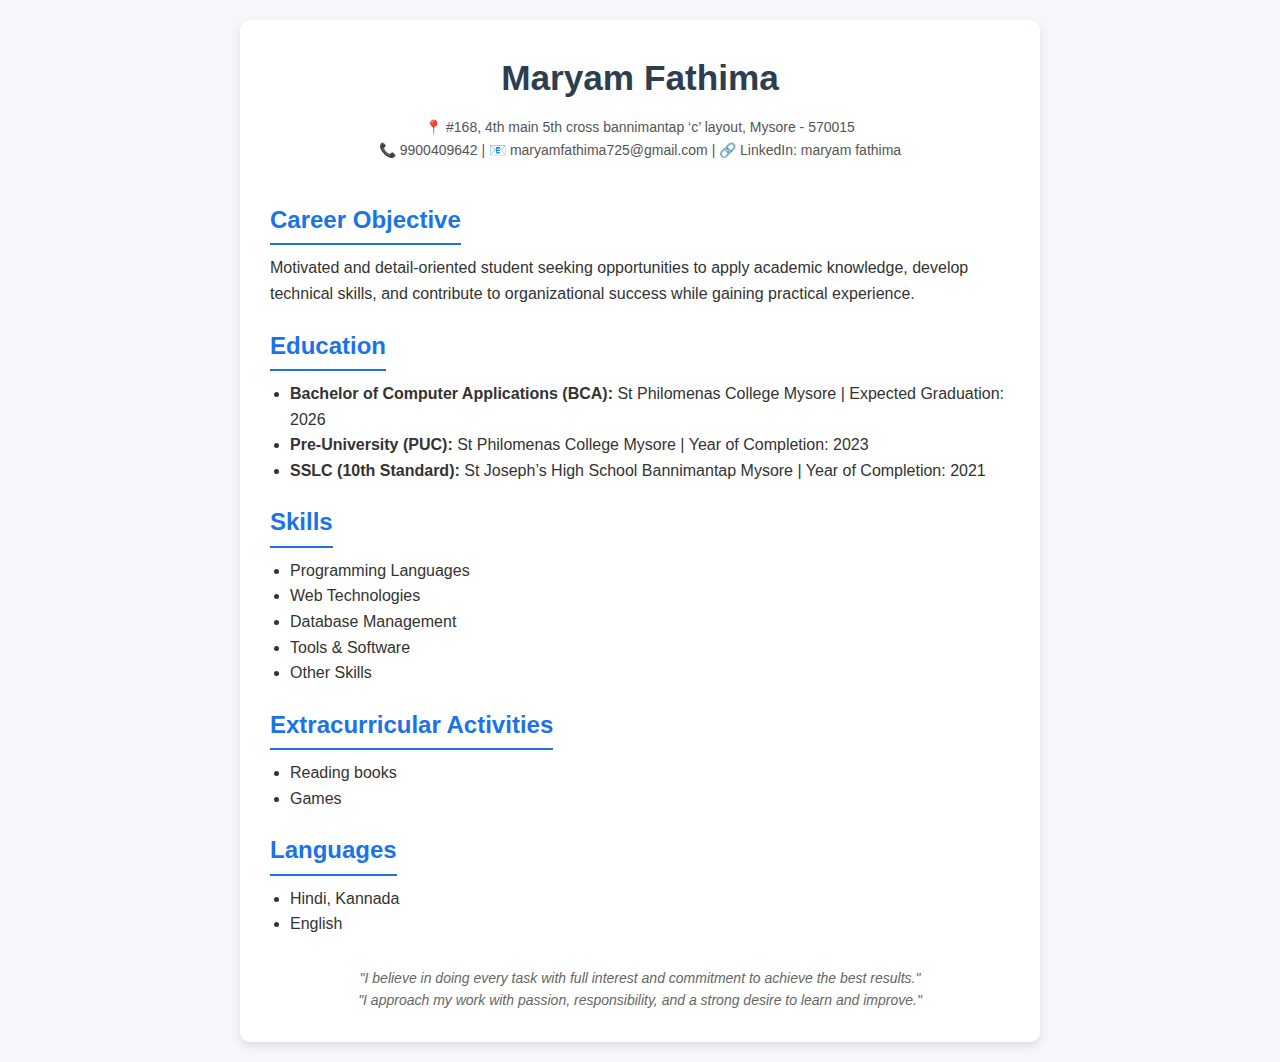
<file: index.html>
<!DOCTYPE html>
<html lang="en">
<head>
  <meta charset="UTF-8">
  <meta name="viewport" content="width=device-width, initial-scale=1.0">
  <title>Maryam Fathima - Resume</title>
  <link rel="stylesheet" href="style.css">
</head>
<body>
  <div class="resume">
    <header>
      <h1>Maryam Fathima</h1>
      <p class="contact">
        📍 #168, 4th main 5th cross bannimantap ‘c’ layout, Mysore - 570015 <br>
        📞 9900409642 | 📧 maryamfathima725@gmail.com | 🔗 LinkedIn: maryam fathima
      </p>
    </header>

    <section>
      <h2>Career Objective</h2>
      <p>
        Motivated and detail-oriented student seeking opportunities to apply academic knowledge, develop technical skills,
        and contribute to organizational success while gaining practical experience.
      </p>
    </section>

    <section>
      <h2>Education</h2>
      <ul>
        <li><strong>Bachelor of Computer Applications (BCA):</strong> St Philomenas College Mysore | Expected Graduation: 2026</li>
        <li><strong>Pre-University (PUC):</strong> St Philomenas College Mysore | Year of Completion: 2023</li>
        <li><strong>SSLC (10th Standard):</strong> St Joseph’s High School Bannimantap Mysore | Year of Completion: 2021</li>
      </ul>
    </section>

    <section>
      <h2>Skills</h2>
      <ul class="skills">
        <li>Programming Languages</li>
        <li>Web Technologies</li>
        <li>Database Management</li>
        <li>Tools & Software</li>
        <li>Other Skills</li>
      </ul>
    </section>

    <section>
      <h2>Extracurricular Activities</h2>
      <ul>
        <li>Reading books</li>
        <li>Games</li>
      </ul>
    </section>

    <section>
      <h2>Languages</h2>
      <ul>
        <li>Hindi, Kannada</li>
        <li>English</li>
      </ul>
    </section>

    <footer>
      <p>"I believe in doing every task with full interest and commitment to achieve the best results."</p>
      <p>"I approach my work with passion, responsibility, and a strong desire to learn and improve."</p>
    </footer>
  </div>
</body>
</html>
</file>
<file: style.css>
* {
  margin: 0;
  padding: 0;
  box-sizing: border-box;
  font-family: 'Arial', sans-serif;
}

body {
  background: #f5f7fa;
  color: #333;
  line-height: 1.6;
  padding: 20px;
}

.resume {
  max-width: 800px;
  margin: 0 auto;
  background: #fff;
  padding: 30px;
  box-shadow: 0 4px 10px rgba(0, 0, 0, 0.1);
  border-radius: 10px;
}

header {
  text-align: center;
  margin-bottom: 20px;
}

header h1 {
  font-size: 2.2em;
  margin-bottom: 10px;
  color: #2c3e50;
}

header p {
  font-size: 14px;
  color: #555;
}

h2 {
  margin: 20px 0 10px;
  color: #1a73e8;
  border-bottom: 2px solid #1a73e8;
  display: inline-block;
  padding-bottom: 4px;
}

ul {
  list-style: disc;
  margin-left: 20px;
}

footer {
  text-align: center;
  margin-top: 30px;
  font-style: italic;
  color: #666;
  font-size: 14px;
}
</file>
